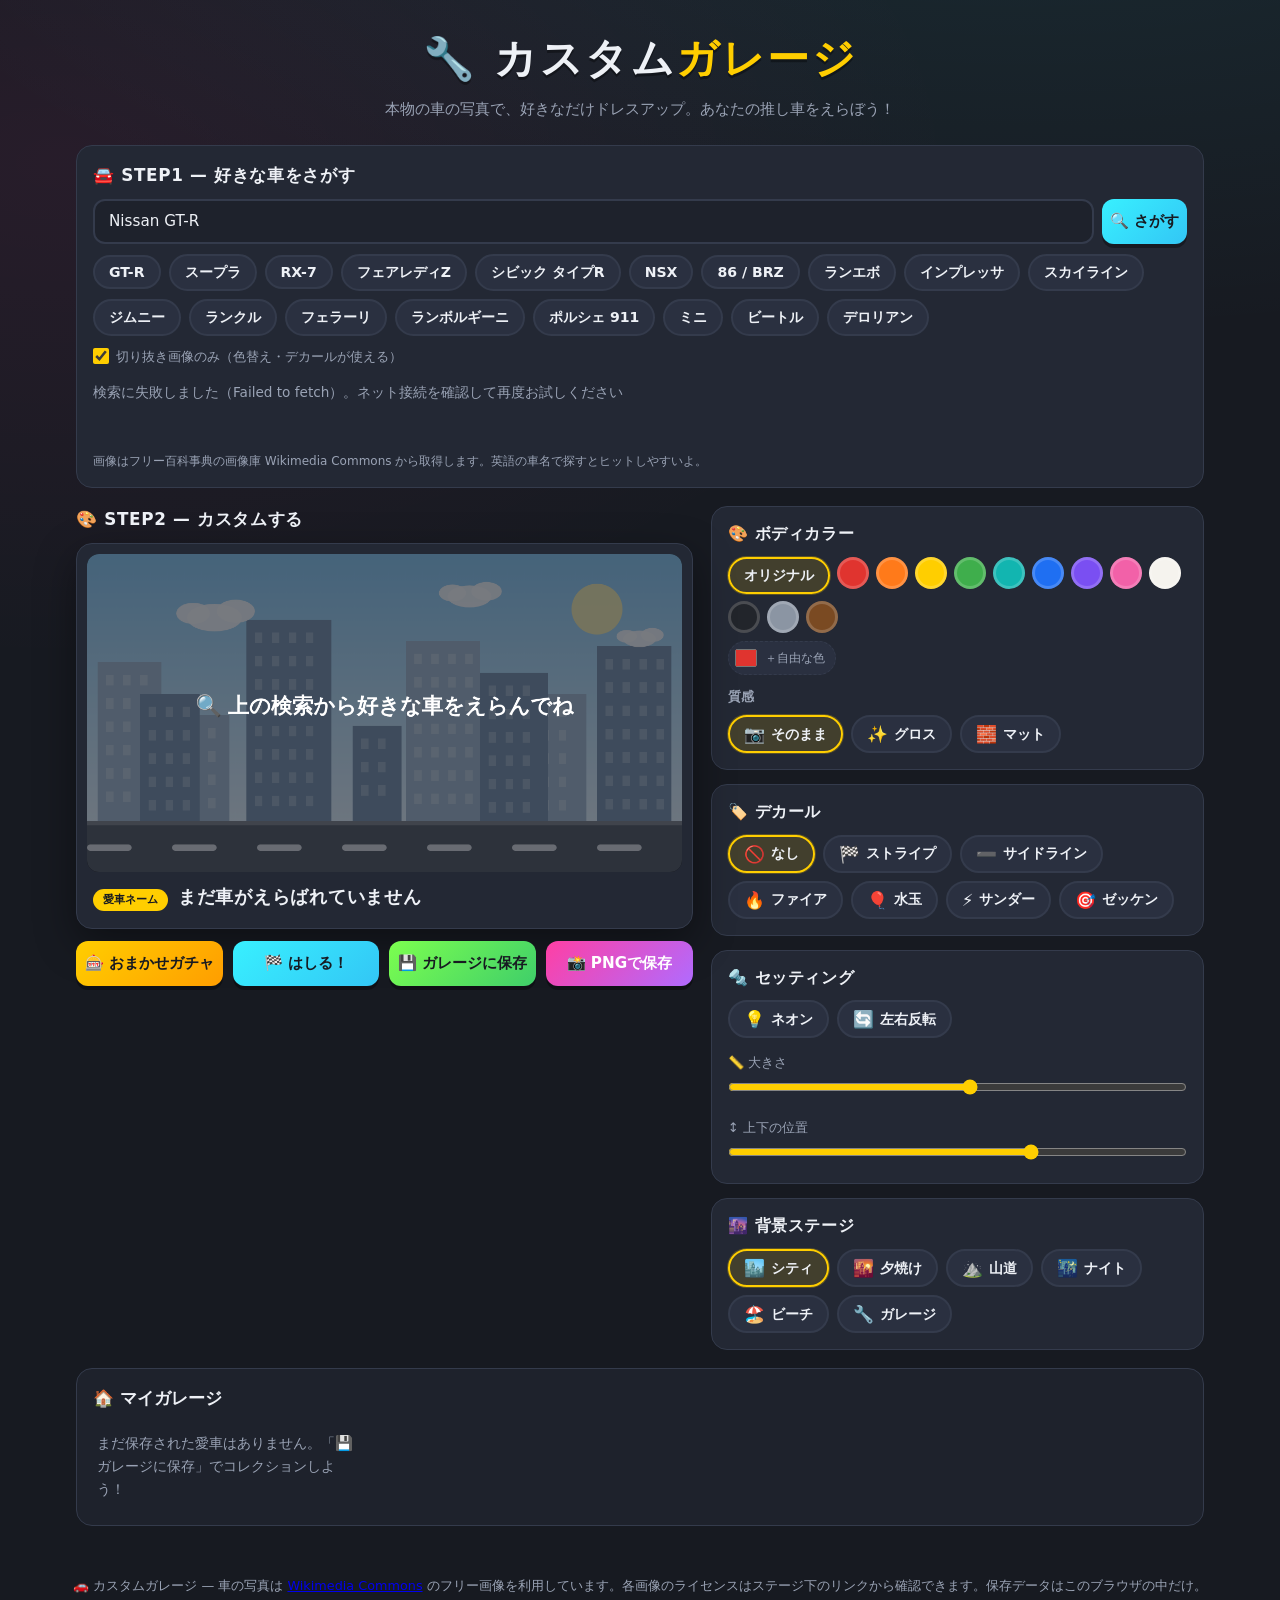
<file: index.html>
<!DOCTYPE html>
<html lang="ja">
<head>
  <meta charset="UTF-8">
  <meta name="viewport" content="width=device-width, initial-scale=1.0, viewport-fit=cover">
  <title>🚗 カスタムガレージ — 実車写真でドレスアップ！</title>
  <meta name="description" content="好きな実在の車を検索して選び、色替え・デカール・背景で自由にアレンジして遊べるサイト。">
  <link rel="icon" href="data:image/svg+xml,<svg xmlns='http://www.w3.org/2000/svg' viewBox='0 0 100 100'><text y='.9em' font-size='90'>🚗</text></svg>">
  <link rel="stylesheet" href="styles.css">
</head>
<body>

  <header class="site-header">
    <h1>🔧 カスタム<span>ガレージ</span></h1>
    <p class="tagline">本物の車の写真で、好きなだけドレスアップ。あなたの推し車をえらぼう！</p>
  </header>

  <main>
    <!-- 1. 車えらび -->
    <section class="picker-section" id="picker">
      <h2>🚘 STEP1 — 好きな車をさがす</h2>
      <form id="searchForm" class="search-form">
        <input type="search" id="searchInput" placeholder="車名で検索（例: Nissan GT-R / Toyota Supra）" autocomplete="off">
        <button type="submit" class="action-btn search-btn">🔍 さがす</button>
      </form>
      <div class="chip-row" id="quickChips"></div>
      <label class="png-toggle">
        <input type="checkbox" id="pngOnly" checked>
        切り抜き画像のみ（色替え・デカールが使える）
      </label>
      <div class="results" id="results">
        <p class="hint">🔍 さがしています…</p>
      </div>
      <p class="hint small">画像はフリー百科事典の画像庫 Wikimedia Commons から取得します。英語の車名で探すとヒットしやすいよ。</p>
    </section>

    <!-- 2. ステージ -->
    <section class="stage-section">
      <h2>🎨 STEP2 — カスタムする</h2>
      <div class="stage-wrap" id="stageWrap">
        <canvas class="stage" id="stage" width="1120" height="600"></canvas>
        <div class="name-plate">
          <span class="name-label">愛車ネーム</span>
          <strong id="carName">まだ車がえらばれていません</strong>
        </div>
        <p class="credit" id="credit"></p>
      </div>
      <div class="action-bar">
        <button type="button" id="gachaBtn" class="action-btn gacha">🎰 おまかせガチャ</button>
        <button type="button" id="driveBtn" class="action-btn drive">🏁 はしる！</button>
        <button type="button" id="saveBtn" class="action-btn save">💾 ガレージに保存</button>
        <button type="button" id="pngBtn" class="action-btn png">📸 PNGで保存</button>
      </div>
    </section>

    <!-- 3. コントロールパネル -->
    <section class="panel" id="controls">

      <div class="panel-block" id="paintBlock">
        <h2>🎨 ボディカラー</h2>
        <div class="swatch-row">
          <span id="paintSwatches" class="swatches"></span>
          <label class="picker-label" title="好きな色を選ぶ">
            <input type="color" id="paintPicker" value="#e0342f">
            <span>＋自由な色</span>
          </label>
        </div>
        <div class="slider-row" id="strengthRow">
          <label for="strengthRange">🖌️ 色のこさ</label>
          <input type="range" id="strengthRange" min="30" max="100" value="85">
        </div>
        <h3>質感</h3>
        <div class="chip-row" id="finishChips"></div>
      </div>

      <div class="panel-block" id="decalBlock">
        <h2>🏷️ デカール</h2>
        <div class="chip-row" id="decalChips"></div>
        <div class="swatch-row" id="accentRow">
          <span class="row-label">デカール色</span>
          <span id="accentSwatches" class="swatches"></span>
          <label class="picker-label" title="好きな色を選ぶ">
            <input type="color" id="accentPicker" value="#ffffff">
            <span>＋自由な色</span>
          </label>
        </div>
      </div>

      <div class="panel-block" id="partsBlock">
        <h2>🔩 セッティング</h2>
        <div class="chip-row">
          <button type="button" id="neonBtn" class="chip toggle"><span class="chip-emoji">💡</span>ネオン</button>
          <span id="glowSwatches" class="swatches"></span>
          <button type="button" id="flipBtn" class="chip toggle"><span class="chip-emoji">🔄</span>左右反転</button>
        </div>
        <div class="slider-row">
          <label for="scaleRange">📏 大きさ</label>
          <input type="range" id="scaleRange" min="55" max="140" value="100">
        </div>
        <div class="slider-row">
          <label for="liftRange">↕️ 上下の位置</label>
          <input type="range" id="liftRange" min="-40" max="20" value="0">
        </div>
      </div>

      <div class="panel-block" id="sceneBlock">
        <h2>🌆 背景ステージ</h2>
        <div class="chip-row" id="sceneChips"></div>
      </div>

    </section>

    <!-- 4. ギャラリー -->
    <section class="gallery-section">
      <h2>🏠 マイガレージ <span id="galleryCount" class="count"></span></h2>
      <div class="gallery" id="gallery"></div>
    </section>
  </main>

  <footer class="site-footer">
    <p>🚗 カスタムガレージ — 車の写真は <a href="https://commons.wikimedia.org/" target="_blank" rel="noopener">Wikimedia Commons</a> のフリー画像を利用しています。各画像のライセンスはステージ下のリンクから確認できます。保存データはこのブラウザの中だけ。</p>
  </footer>

  <div id="toast" class="toast" role="status"></div>

  <script src="scenes.js"></script>
  <script src="commons.js"></script>
  <script src="engine.js"></script>
  <script src="app.js"></script>
</body>
</html>
</file>
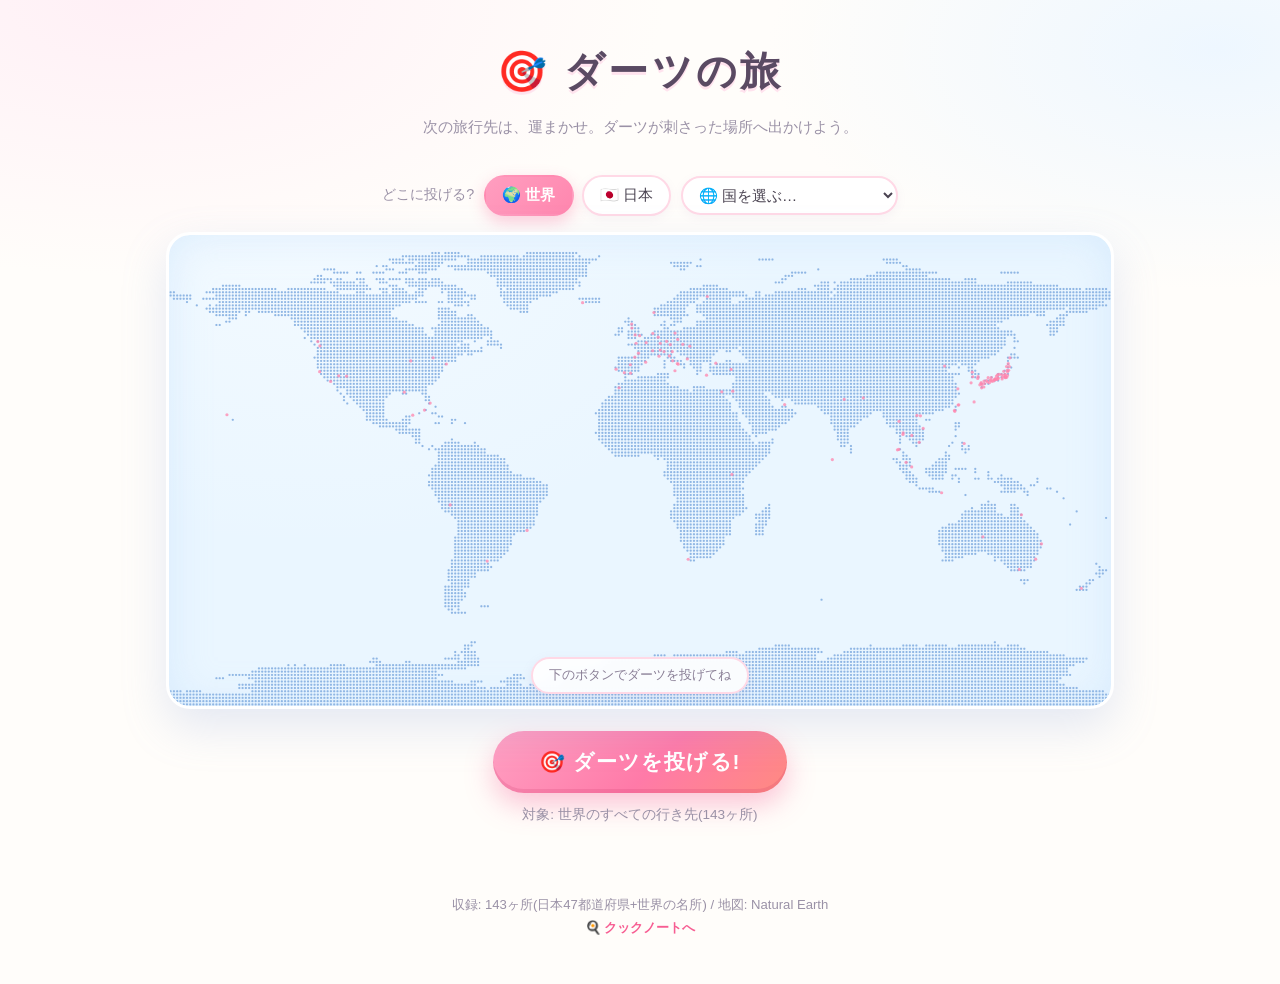
<file: darts/index.html>
<!DOCTYPE html>
<html lang="ja">
<head>
  <meta charset="UTF-8">
  <meta name="viewport" content="width=device-width, initial-scale=1.0, viewport-fit=cover">
  <title>ダーツの旅 🎯 — 行き先おまかせトラベルルーレット</title>
  <meta name="description" content="ダーツを投げて次の旅行先を決めよう。世界または好きな国から、ランダムに行き先と観光情報をお届けします。">
  <link rel="icon" href="data:image/svg+xml,<svg xmlns='http://www.w3.org/2000/svg' viewBox='0 0 100 100'><text y='.9em' font-size='90'>🎯</text></svg>">
  <link rel="stylesheet" href="styles.css">
</head>
<body>

<header class="hero">
  <h1>🎯 ダーツの旅</h1>
  <p>次の旅行先は、運まかせ。ダーツが刺さった場所へ出かけよう。</p>
</header>

<main>

  <!-- 範囲えらび -->
  <section class="scope-bar" aria-label="行き先の範囲">
    <span class="scope-label">どこに投げる?</span>
    <div class="scope-chips" id="scope-chips">
      <button class="chip on" data-scope="world">🌍 世界</button>
      <button class="chip" data-scope="日本">🇯🇵 日本</button>
    </div>
    <select id="country-select" aria-label="国を選ぶ">
      <option value="">🌐 国を選ぶ…</option>
    </select>
  </section>

  <!-- 地図 -->
  <section class="map-wrap" id="map-wrap">
    <canvas id="map"></canvas>
    <div id="dart" class="dart" hidden>
      <svg viewBox="0 0 64 64" width="64" height="64" aria-hidden="true">
        <g transform="rotate(45 32 32)">
          <rect x="30" y="6" width="4" height="30" rx="2" fill="#cfd8ea"/>
          <polygon points="32,0 26,10 38,10" fill="#f75d92"/>
          <polygon points="26,10 32,16 38,10 32,6" fill="#ff9ec0" opacity=".9"/>
          <rect x="29" y="34" width="6" height="14" rx="3" fill="#ffc46b"/>
          <polygon points="32,64 28,48 36,48" fill="#9aa7c4"/>
        </g>
      </svg>
    </div>
    <div class="map-hint" id="map-hint">下のボタンでダーツを投げてね</div>
  </section>

  <!-- 投げる -->
  <div class="throw-area">
    <button id="btn-throw" class="btn-throw">🎯 ダーツを投げる!</button>
    <p class="throw-scope-note" id="scope-note">対象: 世界のすべての行き先</p>
  </div>

  <!-- 結果カード -->
  <section id="result" class="result" hidden>
    <div class="card">
      <div class="card-head">
        <div class="card-emoji" id="r-emoji">📍</div>
        <div class="card-title">
          <p class="r-catch" id="r-catch"></p>
          <h2 id="r-name"></h2>
          <p class="r-where" id="r-where"></p>
        </div>
      </div>
      <p class="r-desc" id="r-desc"></p>
      <div class="r-grid">
        <div class="r-block">
          <h3>📸 観光名所</h3>
          <ul id="r-spots"></ul>
        </div>
        <div class="r-block">
          <h3>🍴 名物グルメ</h3>
          <ul id="r-food"></ul>
        </div>
        <div class="r-block">
          <h3>🗓️ ベストシーズン</h3>
          <p id="r-season"></p>
        </div>
        <div class="r-block">
          <h3>💡 旅のヒント</h3>
          <p id="r-tip"></p>
        </div>
      </div>
      <div class="r-actions">
        <a id="r-map-link" class="btn link" target="_blank" rel="noopener">🗺️ 地図で見る</a>
        <a id="r-search-link" class="btn link" target="_blank" rel="noopener">🔍 観光情報を調べる</a>
        <button id="btn-rethrow" class="btn accent">🎯 もう一回投げる</button>
      </div>
    </div>
  </section>

  <!-- 履歴 -->
  <section class="history" id="history-wrap" hidden>
    <h3>これまでの行き先</h3>
    <div class="history-chips" id="history"></div>
  </section>

</main>

<footer class="foot">
  <p>収録: <span id="stat-count"></span>ヶ所(日本47都道府県+世界の名所) / 地図: Natural Earth</p>
  <p><a href="../index.html">🍳 クックノートへ</a></p>
</footer>

<script src="landmask.js"></script>
<script src="destinations-jp.js"></script>
<script src="destinations-world.js"></script>
<script src="app.js"></script>
</body>
</html>
</file>
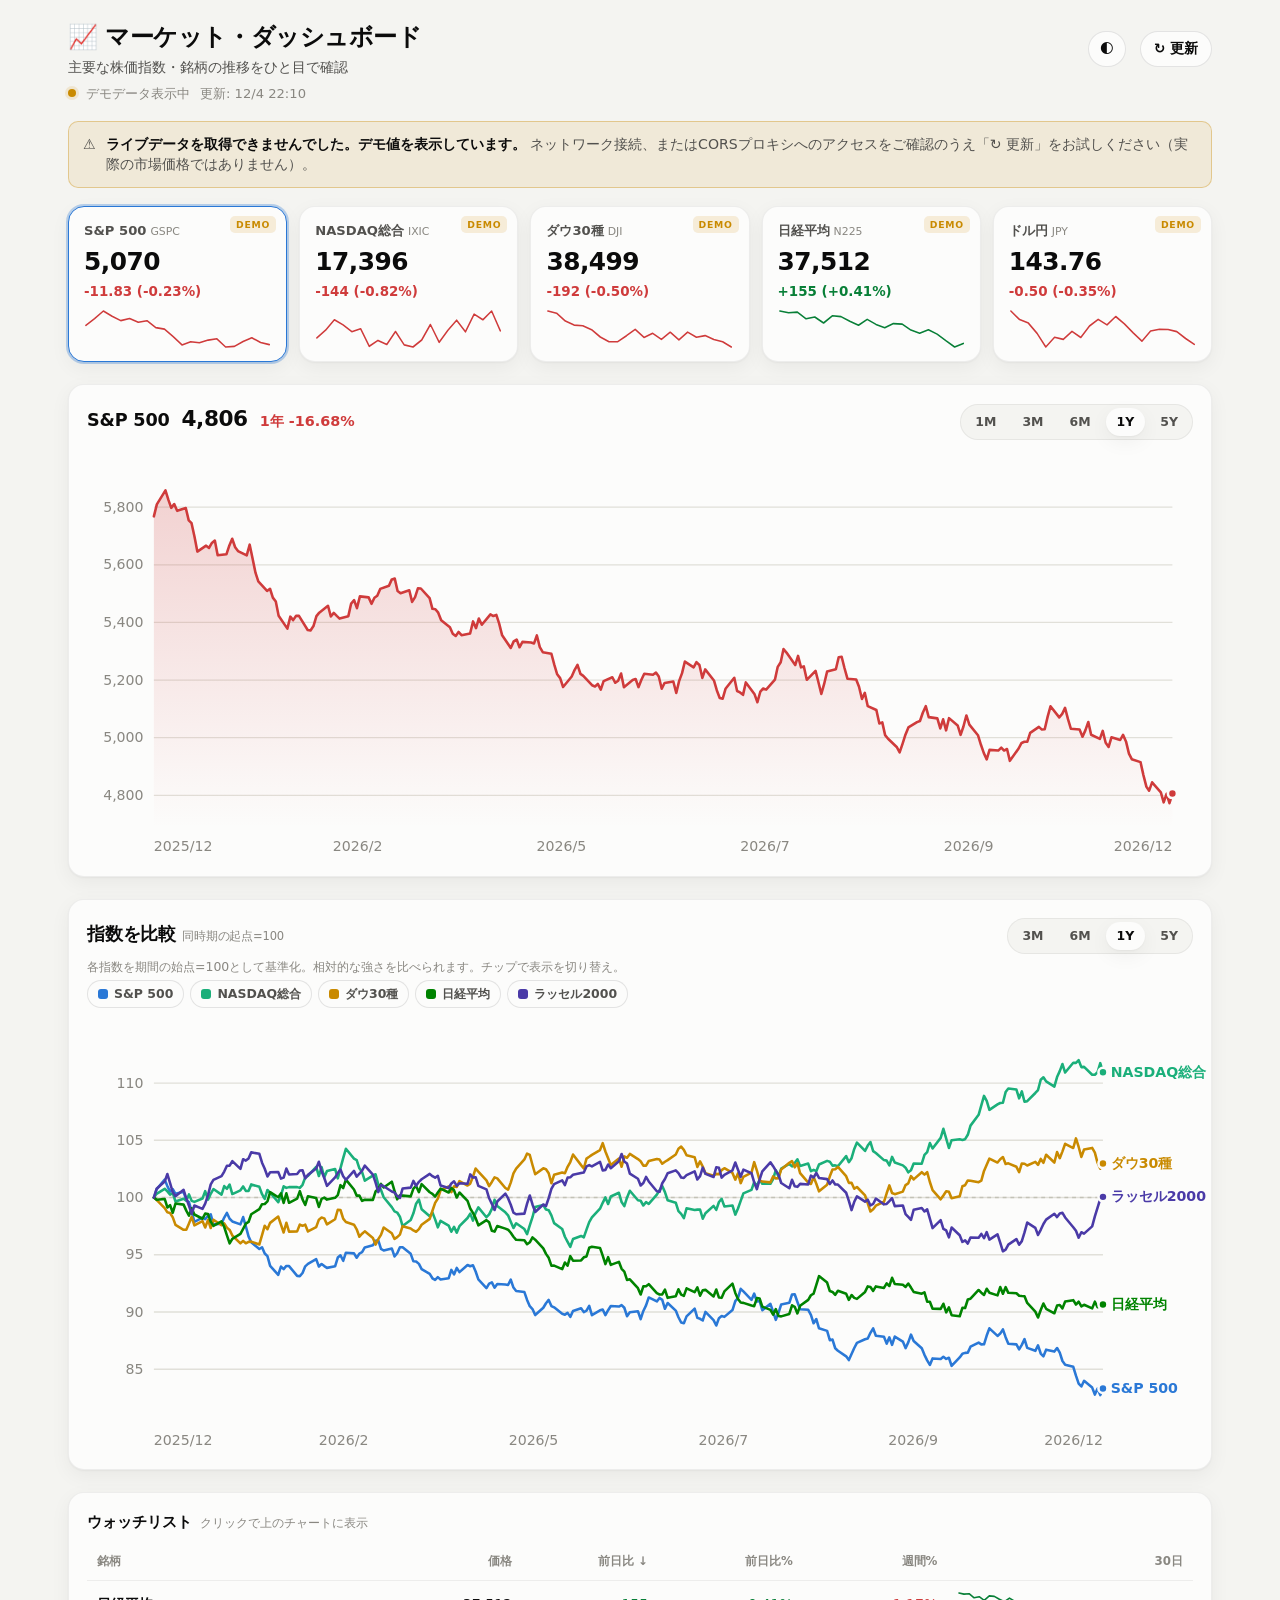
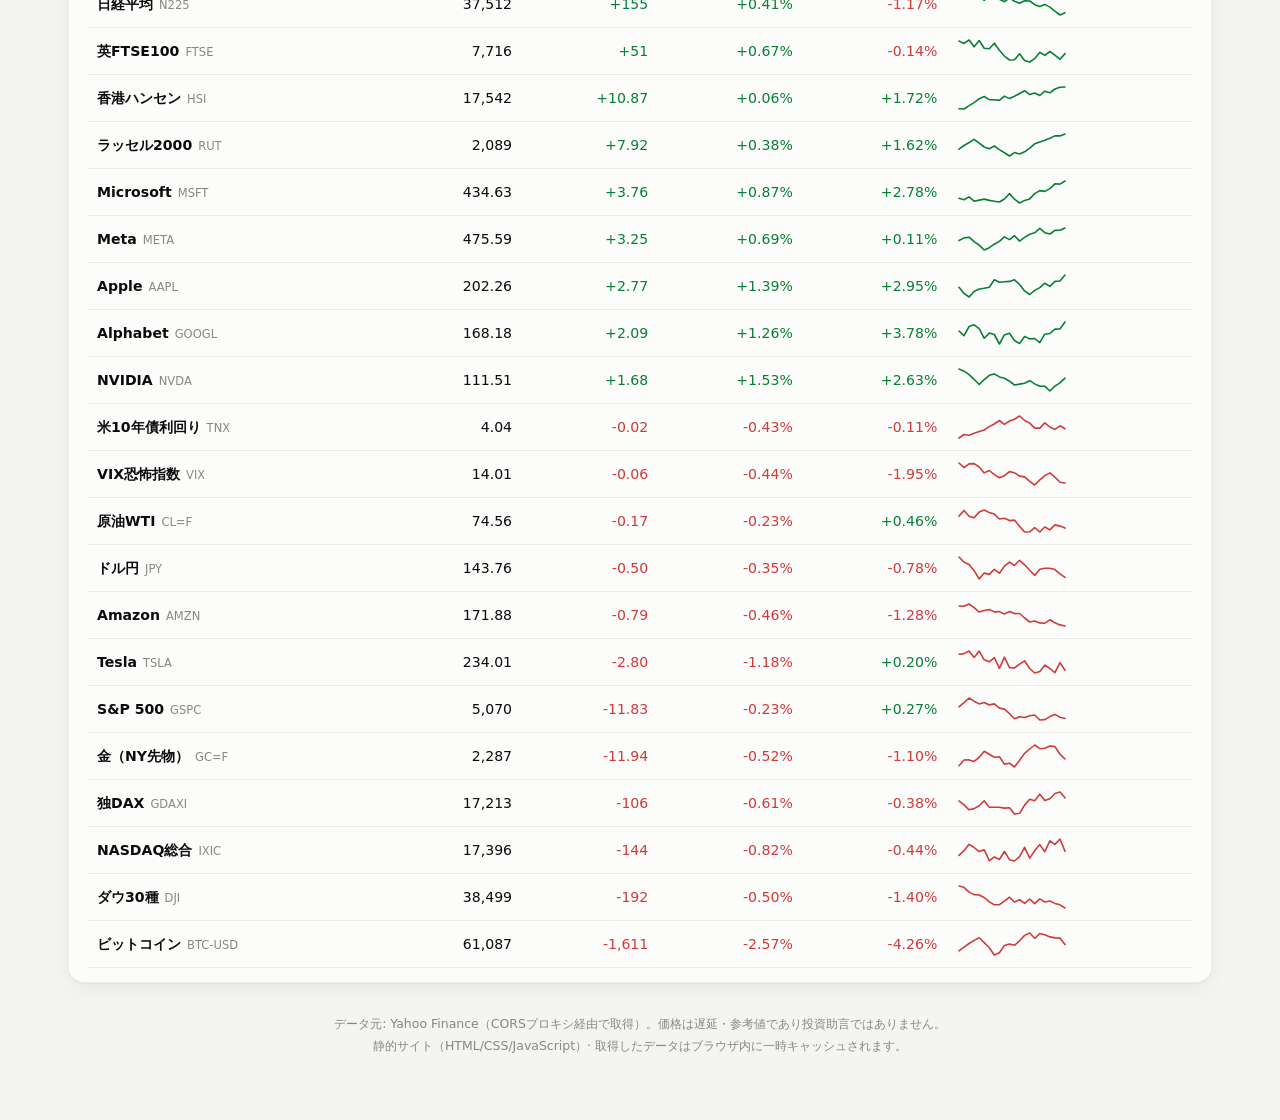
<file: market/index.html>
<!DOCTYPE html>
<html lang="ja">
<head>
  <meta charset="UTF-8">
  <meta name="viewport" content="width=device-width, initial-scale=1.0, viewport-fit=cover">
  <title>マーケット・ダッシュボード 📈 — 主要株価指数の推移</title>
  <meta name="description" content="S&P500・NASDAQ・日経平均など主要な株価指数と銘柄の推移をひと目で。">
  <link rel="icon" href="data:image/svg+xml,<svg xmlns='http://www.w3.org/2000/svg' viewBox='0 0 100 100'><text y='.9em' font-size='90'>📈</text></svg>">
  <link rel="stylesheet" href="styles.css">
</head>
<body>
<div class="wrap">

  <div class="top">
    <div>
      <h1>📈 マーケット・ダッシュボード</h1>
      <p class="sub">主要な株価指数・銘柄の推移をひと目で確認</p>
    </div>
    <div class="spacer"></div>
    <button class="btn icon" id="btn-theme" title="ライト / ダークを切り替え" aria-label="テーマ切り替え">🌓</button>
    <button class="btn" id="btn-refresh">↻ 更新</button>
  </div>

  <div class="status-line">
    <span class="dot" id="status-dot"></span>
    <span id="status-text">読み込み中…</span>
    <span id="status-updated"></span>
  </div>

  <div class="banner" id="banner">
    <span>⚠️</span>
    <span id="banner-text"></span>
  </div>

  <!-- 主要指標 KPI -->
  <section aria-label="主要指標">
    <div class="kpi-grid" id="kpi-grid"></div>
  </section>

  <!-- メインチャート -->
  <section class="panel" aria-label="価格チャート">
    <div class="panel-head">
      <h2 id="chart-name">S&amp;P 500</h2>
      <span class="cur-price" id="chart-price"></span>
      <span class="cur-chg" id="chart-chg"></span>
      <div class="spacer"></div>
      <div class="ranges" id="ranges" role="group" aria-label="期間">
        <button data-r="1mo">1M</button>
        <button data-r="3mo">3M</button>
        <button data-r="6mo">6M</button>
        <button data-r="1y" class="on">1Y</button>
        <button data-r="5y">5Y</button>
      </div>
    </div>
    <div class="chart-host" id="main-host">
      <div class="tt" id="main-tt"></div>
    </div>
  </section>

  <!-- 比較（指数化） -->
  <section class="panel" aria-label="指数比較">
    <div class="panel-head">
      <h2>指数を比較 <small style="font-weight:500;color:var(--muted);font-size:.72rem">同時期の起点=100</small></h2>
      <div class="spacer"></div>
      <div class="ranges" id="ranges-cmp" role="group" aria-label="比較期間">
        <button data-r="3mo">3M</button>
        <button data-r="6mo">6M</button>
        <button data-r="1y" class="on">1Y</button>
        <button data-r="5y">5Y</button>
      </div>
    </div>
    <p class="cmp-note">各指数を期間の始点=100として基準化。相対的な強さを比べられます。チップで表示を切り替え。</p>
    <div class="cmp-legend" id="cmp-legend"></div>
    <div class="chart-host" id="cmp-host">
      <div class="tt" id="cmp-tt"></div>
    </div>
  </section>

  <!-- ウォッチリスト -->
  <section class="panel" aria-label="ウォッチリスト">
    <h3 class="sec-title">ウォッチリスト <small>クリックで上のチャートに表示</small></h3>
    <div class="table-host">
      <table class="wl" id="wl-table">
        <thead>
          <tr>
            <th data-k="name">銘柄</th>
            <th data-k="price">価格</th>
            <th data-k="chg" class="sorted">前日比</th>
            <th data-k="pct">前日比%</th>
            <th data-k="w">週間%</th>
            <th data-k="spark">30日</th>
          </tr>
        </thead>
        <tbody id="wl-body"></tbody>
      </table>
    </div>
  </section>

  <footer>
    データ元: Yahoo Finance（CORSプロキシ経由で取得）。価格は遅延・参考値であり投資助言ではありません。<br>
    静的サイト（HTML/CSS/JavaScript）· 取得したデータはブラウザ内に一時キャッシュされます。
  </footer>

</div>

<script src="data.js"></script>
<script src="app.js"></script>
</body>
</html>
</file>
<file: styles.css>
/* =========================================================
 * styles.css — カスタムガレージ
 * ガレージ風ダークテーマ × ポップなネオンアクセント
 * ======================================================= */

:root {
  --bg: #171a21;
  --bg2: #1e222c;
  --card: #232834;
  --card2: #2a3040;
  --ink: #eef1f6;
  --sub: #9aa3b5;
  --line: #343b4c;
  --accent: #ffce00;
  --accent2: #38f0ff;
  --pink: #ff3fa4;
  --radius: 16px;
}

* { box-sizing: border-box; margin: 0; padding: 0; }

body {
  font-family: "Hiragino Kaku Gothic ProN", "Hiragino Sans", "Noto Sans JP", Meiryo, system-ui, sans-serif;
  background:
    radial-gradient(1200px 500px at 80% -10%, rgba(56, 240, 255, .08), transparent),
    radial-gradient(900px 500px at 5% 10%, rgba(255, 63, 164, .07), transparent),
    var(--bg);
  color: var(--ink);
  line-height: 1.6;
  min-height: 100vh;
}

/* ---------- ヘッダー ---------- */
.site-header {
  text-align: center;
  padding: 26px 16px 10px;
}
.site-header h1 {
  font-size: clamp(1.7rem, 4.5vw, 2.6rem);
  letter-spacing: .06em;
  text-shadow: 0 3px 0 rgba(0, 0, 0, .35);
}
.site-header h1 span { color: var(--accent); }
.tagline { color: var(--sub); font-size: .95rem; margin-top: 4px; }

/* ---------- レイアウト ---------- */
main {
  max-width: 1160px;
  margin: 0 auto;
  padding: 14px 16px 40px;
  display: grid;
  grid-template-columns: minmax(0, 1.25fr) minmax(320px, 1fr);
  gap: 18px;
  align-items: start;
}
.picker-section, .gallery-section { grid-column: 1 / -1; }
.stage-section { position: sticky; top: 14px; }

@media (max-width: 900px) {
  main { grid-template-columns: 1fr; }
  .stage-section { position: static; }
}

/* ---------- 車えらび（検索） ---------- */
.picker-section {
  background: var(--card);
  border: 1px solid var(--line);
  border-radius: var(--radius);
  padding: 16px;
}
.picker-section h2, .stage-section h2 {
  font-size: 1.05rem;
  margin-bottom: 10px;
  letter-spacing: .04em;
}
.search-form {
  display: flex;
  gap: 8px;
  margin-bottom: 10px;
}
.search-form input[type="search"] {
  flex: 1;
  min-width: 0;
  background: var(--bg2);
  border: 2px solid var(--line);
  border-radius: 12px;
  color: var(--ink);
  font-family: inherit;
  font-size: .95rem;
  padding: 10px 14px;
}
.search-form input[type="search"]:focus {
  outline: none;
  border-color: var(--accent2);
}
.search-btn {
  background: linear-gradient(135deg, #38f0ff, #33c6f5);
  flex-shrink: 0;
}
.png-toggle {
  display: inline-flex;
  align-items: center;
  gap: 7px;
  font-size: .82rem;
  color: var(--sub);
  margin: 10px 0 4px;
  cursor: pointer;
}
.png-toggle input { accent-color: var(--accent); width: 16px; height: 16px; }
.results {
  display: grid;
  grid-template-columns: repeat(auto-fill, minmax(150px, 1fr));
  gap: 10px;
  margin-top: 10px;
  min-height: 60px;
}
.result-card {
  background: var(--card2);
  border: 2px solid var(--line);
  border-radius: 12px;
  padding: 0 0 6px;
  cursor: pointer;
  overflow: hidden;
  font-family: inherit;
  color: var(--ink);
  transition: border-color .15s, transform .1s;
  text-align: left;
}
.result-card:hover { border-color: var(--accent); transform: translateY(-2px); }
.result-thumb {
  display: block;
  aspect-ratio: 16 / 10;
  background:
    repeating-conic-gradient(rgba(255,255,255,.06) 0% 25%, transparent 0% 50%) 0 0 / 18px 18px,
    var(--bg2);
}
.result-thumb img {
  width: 100%;
  height: 100%;
  object-fit: contain;
  display: block;
}
.result-name {
  display: block;
  font-size: .72rem;
  font-weight: 600;
  padding: 6px 8px 0;
  overflow: hidden;
  text-overflow: ellipsis;
  white-space: nowrap;
}
.hint { color: var(--sub); font-size: .85rem; grid-column: 1 / -1; }
.hint.small { font-size: .75rem; margin-top: 10px; }

.credit {
  font-size: .72rem;
  color: var(--sub);
  padding: 4px 6px 0;
}
.credit a { color: var(--accent2); }

.panel-block.disabled { opacity: .38; pointer-events: none; }
.small-chip { padding: 5px 12px; font-size: .8rem; }

/* ---------- ステージ ---------- */
.stage-wrap {
  background: var(--card);
  border: 1px solid var(--line);
  border-radius: var(--radius);
  padding: 10px;
  box-shadow: 0 14px 40px rgba(0, 0, 0, .4);
}
.stage {
  border-radius: 12px;
  overflow: hidden;
  display: block;
  width: 100%;
  height: auto;
  aspect-ratio: 1120 / 600;
  background: #0d0f14;
}

.stage-wrap.shake { animation: shake .45s ease; }
@keyframes shake {
  0%, 100% { transform: rotate(0); }
  20% { transform: rotate(-1.2deg) scale(.99); }
  45% { transform: rotate(1.1deg); }
  70% { transform: rotate(-.6deg) scale(1.01); }
}

.name-plate {
  display: flex;
  align-items: baseline;
  gap: 10px;
  padding: 10px 6px 2px;
}
.name-label {
  font-size: .7rem;
  color: var(--bg);
  background: var(--accent);
  border-radius: 999px;
  padding: 2px 10px;
  font-weight: 700;
  white-space: nowrap;
}
.name-plate strong { font-size: 1.15rem; letter-spacing: .04em; }

/* ---------- アクションバー ---------- */
.action-bar {
  display: grid;
  grid-template-columns: repeat(auto-fit, minmax(140px, 1fr));
  gap: 10px;
  margin-top: 12px;
}
.action-btn {
  border: none;
  border-radius: 12px;
  padding: 12px 8px;
  font-size: .95rem;
  font-weight: 700;
  font-family: inherit;
  cursor: pointer;
  color: #171a21;
  box-shadow: 0 4px 0 rgba(0, 0, 0, .35);
  transition: transform .08s, filter .15s;
}
.action-btn:hover { filter: brightness(1.08); }
.action-btn:active { transform: translateY(3px); box-shadow: 0 1px 0 rgba(0, 0, 0, .35); }
.action-btn.gacha { background: linear-gradient(135deg, #ffce00, #ff9d00); }
.action-btn.drive { background: linear-gradient(135deg, #38f0ff, #33c6f5); }
.action-btn.drive.on { background: linear-gradient(135deg, #ff6d6d, #ff4141); color: #fff; }
.action-btn.save { background: linear-gradient(135deg, #7cff4f, #3fce6a); }
.action-btn.png { background: linear-gradient(135deg, #ff3fa4, #b06bff); color: #fff; }

/* ---------- パネル ---------- */
.panel { display: flex; flex-direction: column; gap: 14px; }

.panel-block {
  background: var(--card);
  border: 1px solid var(--line);
  border-radius: var(--radius);
  padding: 14px 16px 16px;
}
.panel-block h2 {
  font-size: 1rem;
  margin-bottom: 10px;
  letter-spacing: .04em;
}
.panel-block h3 {
  font-size: .8rem;
  color: var(--sub);
  margin: 12px 0 8px;
}

.chip-row {
  display: flex;
  flex-wrap: wrap;
  gap: 8px;
  align-items: center;
}
.chip {
  display: inline-flex;
  align-items: center;
  gap: 6px;
  background: var(--card2);
  color: var(--ink);
  border: 2px solid var(--line);
  border-radius: 999px;
  padding: 7px 14px;
  font-size: .88rem;
  font-family: inherit;
  font-weight: 600;
  cursor: pointer;
  transition: border-color .15s, background .15s, transform .08s;
}
.chip:hover { border-color: var(--accent2); transform: translateY(-1px); }
.chip.active, .chip.on {
  border-color: var(--accent);
  background: rgba(255, 206, 0, .14);
  box-shadow: 0 0 0 1px rgba(255, 206, 0, .25);
}
.chip-emoji { font-size: 1.05rem; }

/* ---------- スウォッチ ---------- */
.swatch-row {
  display: flex;
  flex-wrap: wrap;
  align-items: center;
  gap: 8px;
  margin-top: 10px;
}
.row-label { font-size: .78rem; color: var(--sub); margin-right: 2px; }
.swatches { display: inline-flex; flex-wrap: wrap; gap: 7px; }
.swatch {
  width: 32px;
  height: 32px;
  border-radius: 50%;
  border: 3px solid rgba(255, 255, 255, .18);
  background: var(--c);
  cursor: pointer;
  transition: transform .1s, border-color .15s;
}
.swatch.small { width: 25px; height: 25px; }
.swatch:hover { transform: scale(1.14); }
.swatch.active {
  border-color: #fff;
  box-shadow: 0 0 0 3px var(--accent2), 0 0 12px var(--accent2);
}

.picker-label {
  display: inline-flex;
  align-items: center;
  gap: 6px;
  font-size: .78rem;
  color: var(--sub);
  cursor: pointer;
  background: var(--card2);
  border: 1px dashed var(--line);
  border-radius: 999px;
  padding: 3px 10px 3px 4px;
}
.picker-label input[type="color"] {
  width: 26px;
  height: 26px;
  border: none;
  border-radius: 50%;
  padding: 0;
  background: none;
  cursor: pointer;
}

/* ---------- スライダー ---------- */
.slider-row { margin-top: 14px; }
.slider-row label {
  display: block;
  font-size: .82rem;
  color: var(--sub);
  margin-bottom: 4px;
}
.slider-row input[type="range"] {
  width: 100%;
  accent-color: var(--accent);
  cursor: pointer;
}

/* ---------- ギャラリー ---------- */
.gallery-section {
  background: var(--bg2);
  border: 1px solid var(--line);
  border-radius: var(--radius);
  padding: 16px;
}
.gallery-section h2 { font-size: 1.05rem; margin-bottom: 12px; }
.count {
  font-size: .75rem;
  color: var(--bg);
  background: var(--accent2);
  border-radius: 999px;
  padding: 2px 10px;
  vertical-align: middle;
  font-weight: 700;
}
.gallery {
  display: grid;
  grid-template-columns: repeat(auto-fill, minmax(210px, 1fr));
  gap: 12px;
}
.empty { color: var(--sub); font-size: .9rem; padding: 8px 4px; }

.garage-card {
  background: var(--card);
  border: 1px solid var(--line);
  border-radius: 12px;
  overflow: hidden;
  transition: transform .12s, box-shadow .12s;
}
.garage-card:hover {
  transform: translateY(-3px);
  box-shadow: 0 10px 24px rgba(0, 0, 0, .35);
}
.thumb { aspect-ratio: 560 / 300; }
.thumb svg { display: block; }
.garage-meta {
  display: flex;
  justify-content: space-between;
  align-items: center;
  gap: 6px;
  padding: 8px 10px;
}
.garage-name {
  font-size: .8rem;
  font-weight: 700;
  overflow: hidden;
  text-overflow: ellipsis;
  white-space: nowrap;
}
.garage-actions { display: inline-flex; gap: 6px; flex-shrink: 0; }
.mini-btn {
  border: none;
  border-radius: 8px;
  font-family: inherit;
  font-size: .75rem;
  font-weight: 700;
  padding: 4px 10px;
  cursor: pointer;
  background: var(--accent2);
  color: #12222a;
}
.mini-btn.del { background: var(--card2); color: var(--sub); }
.mini-btn:hover { filter: brightness(1.12); }

/* ---------- フッター・トースト ---------- */
.site-footer {
  text-align: center;
  color: var(--sub);
  font-size: .8rem;
  padding: 10px 16px 34px;
}

.toast {
  position: fixed;
  left: 50%;
  bottom: 26px;
  transform: translate(-50%, 20px);
  background: #f4f6fa;
  color: #1b1f28;
  font-weight: 700;
  font-size: .88rem;
  padding: 11px 22px;
  border-radius: 999px;
  box-shadow: 0 10px 30px rgba(0, 0, 0, .45);
  opacity: 0;
  pointer-events: none;
  transition: opacity .25s, transform .25s;
  max-width: min(92vw, 480px);
  text-align: center;
  z-index: 50;
}
.toast.show { opacity: 1; transform: translate(-50%, 0); }
</file>
<file: darts/styles.css>
/* ダーツの旅 — スタイル(白×パステルのかわいいテーマ) */
* { margin: 0; padding: 0; box-sizing: border-box; }

:root {
  --bg: #fffdfa;
  --panel: #ffffff;
  --panel2: #fff6f9;
  --line: #ffd9e6;
  --line2: #ffe9f1;
  --text: #4a4351;
  --muted: #9a91a6;
  --accent: #ff86ae;      /* メインピンク */
  --accent-deep: #f75d92;
  --coral: #ff8a80;
  --sun: #ffc46b;
  --sky: #7fc8f5;
  --sea: #eaf6ff;
  --shadow: 0 10px 30px rgba(247, 93, 146, .12);
}

html { -webkit-text-size-adjust: 100%; }

body {
  font-family: "Hiragino Maru Gothic ProN", "Hiragino Kaku Gothic ProN", "Yu Gothic UI", "Noto Sans JP", "Segoe UI", sans-serif;
  background:
    radial-gradient(60% 40% at 10% 0%, #fff0f6 0%, transparent 70%),
    radial-gradient(50% 35% at 95% 5%, #eef7ff 0%, transparent 70%),
    var(--bg);
  min-height: 100vh;
  color: var(--text);
  line-height: 1.75;
}

.hero { text-align: center; padding: 36px 16px 8px; }
.hero h1 {
  font-size: clamp(1.8rem, 5vw, 2.5rem);
  letter-spacing: .08em;
  color: #5a4a63;
  text-shadow: 0 3px 0 #ffe3ee;
}
.hero p { color: var(--muted); margin-top: 8px; font-size: .95rem; }

main { max-width: 980px; margin: 0 auto; padding: 12px 16px 40px; }

/* ---- 範囲えらび ---- */
.scope-bar {
  display: flex; flex-wrap: wrap; align-items: center; justify-content: center;
  gap: 10px; margin: 14px 0 16px;
}
.scope-label { color: var(--muted); font-size: .9rem; }
.scope-chips { display: flex; gap: 8px; flex-wrap: wrap; justify-content: center; }
.chip {
  border: 2px solid var(--line); background: var(--panel); color: var(--text);
  padding: 8px 16px; border-radius: 999px; font-size: .95rem; cursor: pointer;
  transition: transform .12s, background .15s, border-color .15s;
  box-shadow: 0 3px 10px rgba(160, 130, 180, .08);
}
.chip:hover { transform: translateY(-1px); border-color: var(--accent); }
.chip.on {
  background: linear-gradient(135deg, #ff9ec0, #ff86ae);
  border-color: transparent; color: #fff; font-weight: 700;
  box-shadow: 0 6px 16px rgba(247, 93, 146, .3);
}
#country-select {
  border: 2px solid var(--line); background: var(--panel); color: var(--text);
  padding: 8px 12px; border-radius: 999px; font-size: .95rem; cursor: pointer;
  max-width: 220px; box-shadow: 0 3px 10px rgba(160, 130, 180, .08);
}
#country-select.on {
  background: linear-gradient(135deg, #ff9ec0, #ff86ae);
  color: #fff; font-weight: 700; border-color: transparent;
}

/* ---- 地図 ---- */
.map-wrap {
  position: relative; border-radius: 24px; overflow: hidden;
  border: 3px solid #fff;
  background:
    radial-gradient(90% 120% at 15% 0%, #f3faff 0%, transparent 55%),
    var(--sea);
  box-shadow: 0 18px 45px rgba(130, 160, 220, .22), inset 0 0 40px rgba(180, 215, 250, .35);
}
.map-wrap.shake { animation: shake .35s; }
@keyframes shake {
  0%, 100% { transform: translate(0, 0); }
  20% { transform: translate(-5px, 3px); }
  40% { transform: translate(4px, -3px); }
  60% { transform: translate(-3px, 2px); }
  80% { transform: translate(2px, -1px); }
}
#map { display: block; width: 100%; height: auto; }

.dart {
  position: absolute; width: 64px; height: 64px; z-index: 5;
  pointer-events: none; filter: drop-shadow(0 6px 8px rgba(120, 90, 140, .35));
  transform-origin: 32px 32px;
}
.map-hint {
  position: absolute; left: 50%; bottom: 12px; transform: translateX(-50%);
  background: rgba(255, 255, 255, .9); border: 2px solid var(--line);
  color: #8a7f96; font-size: .82rem; padding: 5px 16px; border-radius: 999px;
  backdrop-filter: blur(4px); white-space: nowrap; transition: opacity .3s;
  box-shadow: 0 4px 12px rgba(160, 130, 180, .12);
}
.map-hint.hide { opacity: 0; }

/* ---- 投げるボタン ---- */
.throw-area { text-align: center; margin: 22px 0 8px; }
.btn-throw {
  font-size: clamp(1.05rem, 3vw, 1.3rem); font-weight: 800; letter-spacing: .05em;
  color: #fff; background: linear-gradient(135deg, #ffa1c3, #ff7aa8 55%, #ff8a80);
  border: none; border-radius: 999px; padding: 17px 46px; cursor: pointer;
  box-shadow: 0 12px 28px rgba(247, 93, 146, .35), inset 0 -4px 0 rgba(200, 50, 100, .18);
  transition: transform .12s, box-shadow .2s, filter .2s;
}
.btn-throw:hover { transform: translateY(-2px) scale(1.02); box-shadow: 0 16px 34px rgba(247, 93, 146, .45), inset 0 -4px 0 rgba(200, 50, 100, .18); }
.btn-throw:active { transform: translateY(1px); }
.btn-throw:disabled { filter: grayscale(.5) opacity(.6); cursor: wait; transform: none; }
.btn-throw.stop {
  background: linear-gradient(135deg, #8ed0ff, #5aabf5 55%, #7f9cf5);
  box-shadow: 0 12px 28px rgba(90, 171, 245, .4), inset 0 -4px 0 rgba(40, 90, 170, .18);
  animation: stop-pulse 1s ease-in-out infinite;
}
@keyframes stop-pulse {
  0%, 100% { transform: scale(1); }
  50% { transform: scale(1.05); }
}
@media (prefers-reduced-motion: reduce) {
  .btn-throw.stop { animation: none; }
}
.throw-scope-note { color: var(--muted); font-size: .85rem; margin-top: 10px; }

/* ---- 結果カード ---- */
.result { margin-top: 28px; }
.card {
  background: var(--panel);
  border: 2px solid var(--line2); border-radius: 26px; padding: 28px 28px 24px;
  box-shadow: 0 22px 50px rgba(180, 140, 200, .16);
  animation: pop-in .5s cubic-bezier(.2, .9, .3, 1.2);
}
@keyframes pop-in {
  from { opacity: 0; transform: translateY(24px) scale(.97); }
  to   { opacity: 1; transform: translateY(0) scale(1); }
}
.card-head { display: flex; gap: 16px; align-items: center; margin-bottom: 12px; }
.card-emoji {
  font-size: 2.6rem; width: 78px; height: 78px; flex: none;
  display: grid; place-items: center;
  background: linear-gradient(145deg, #fff0f6, #ffe4ef);
  border: 2px solid var(--line); border-radius: 24px;
}
.r-catch { color: var(--accent-deep); font-size: .9rem; font-weight: 700; letter-spacing: .05em; }
.card-title h2 { font-size: clamp(1.5rem, 4.5vw, 2.1rem); line-height: 1.3; color: #524760; }
.r-where { color: var(--muted); font-size: .9rem; }
.r-desc { margin: 8px 0 18px; }

.r-grid { display: grid; grid-template-columns: 1fr 1fr; gap: 14px; }
.r-block {
  background: var(--panel2); border: 2px solid var(--line2);
  border-radius: 18px; padding: 14px 18px;
}
.r-block h3 { font-size: .92rem; color: var(--accent-deep); margin-bottom: 6px; }
.r-block ul { list-style: none; }
.r-block li { padding-left: 1.2em; position: relative; font-size: .95rem; }
.r-block li::before { content: "♡"; position: absolute; left: 0; color: #ffb3cd; font-size: .85em; top: .15em; }
.r-block p { font-size: .95rem; }

.r-actions { display: flex; flex-wrap: wrap; gap: 10px; margin-top: 20px; }
.btn {
  display: inline-block; border-radius: 999px; padding: 10px 22px; font-size: .95rem;
  cursor: pointer; text-decoration: none; text-align: center;
  border: 2px solid var(--line); background: var(--panel); color: var(--text);
  transition: transform .12s, border-color .15s;
  box-shadow: 0 3px 10px rgba(160, 130, 180, .08);
}
.btn:hover { transform: translateY(-1px); border-color: var(--accent); }
.btn.accent {
  background: linear-gradient(135deg, #ffa1c3, #ff7aa8); color: #fff;
  border-color: transparent; font-weight: 700; margin-left: auto;
  box-shadow: 0 6px 16px rgba(247, 93, 146, .3);
}

/* ---- 履歴 ---- */
.history { margin-top: 28px; }
.history h3 { font-size: .95rem; color: var(--muted); margin-bottom: 10px; }
.history-chips { display: flex; flex-wrap: wrap; gap: 8px; }
.history-chips .chip { font-size: .88rem; padding: 6px 14px; }

.foot { text-align: center; color: var(--muted); font-size: .82rem; padding: 20px 16px 44px; }
.foot a { color: var(--accent-deep); text-decoration: none; font-weight: 600; }

@media (max-width: 640px) {
  .r-grid { grid-template-columns: 1fr; }
  .card { padding: 22px 18px; }
  .r-actions { flex-direction: column; }
  .r-actions .btn { width: 100%; }
  .btn.accent { margin-left: 0; }
}
</file>
<file: market/styles.css>
/* ===== マーケット・ダッシュボード スタイル =====
   配色は dataviz スキルの検証済みパレット（categorical / status）に準拠 */

:root {
  color-scheme: light dark;

  /* 面・インク */
  --surface-1: #fcfcfb;      /* カード面 */
  --surface-2: #ffffff;      /* 前面（入力など） */
  --plane:     #f4f4f1;      /* ページ背景 */
  --ink:       #0b0b0b;
  --ink-2:     #52514e;
  --muted:     #898781;
  --grid:      #e1e0d9;
  --axis:      #c3c2b7;
  --border:    rgba(11,11,11,0.10);
  --border-2:  rgba(11,11,11,0.06);

  /* 上げ / 下げ（グリーン=上げ, レッド=下げ） */
  --up:   #087f37;
  --up-bg:  rgba(8,127,55,0.10);
  --down: #cf3b3b;
  --down-bg: rgba(207,59,59,0.10);
  --flat: #898781;

  /* 分類カラー（比較チャート用・固定順） */
  --s1:#2a78d6; --s2:#1baf7a; --s3:#c98a00; --s4:#008300;
  --s5:#4a3aa7; --s6:#e34948; --s7:#c85c94; --s8:#eb6834;

  --radius: 16px;
  --radius-sm: 10px;
  --shadow: 0 1px 2px rgba(11,11,11,.04), 0 6px 20px rgba(11,11,11,.05);
  --font: system-ui, -apple-system, "Segoe UI", "Hiragino Kaku Gothic ProN", "Noto Sans JP", sans-serif;
}

@media (prefers-color-scheme: dark) {
  :root {
    --surface-1: #1a1a19;
    --surface-2: #232321;
    --plane:     #0d0d0d;
    --ink:       #ffffff;
    --ink-2:     #c3c2b7;
    --muted:     #918f88;
    --grid:      #2c2c2a;
    --axis:      #383835;
    --border:    rgba(255,255,255,0.12);
    --border-2:  rgba(255,255,255,0.06);

    --up:   #1fb457; --up-bg: rgba(31,180,87,0.14);
    --down: #e66767; --down-bg: rgba(230,103,103,0.14);
    --flat: #918f88;

    --s1:#3987e5; --s2:#199e70; --s3:#c98500; --s4:#00a300;
    --s5:#9085e9; --s6:#e66767; --s7:#d55181; --s8:#d95926;
    --shadow: 0 1px 2px rgba(0,0,0,.3), 0 8px 24px rgba(0,0,0,.35);
  }
}

/* data-theme が付いたら OS 設定に勝つ（両方向） */
:root[data-theme="light"] {
  color-scheme: light;
  --surface-1:#fcfcfb; --surface-2:#ffffff; --plane:#f4f4f1;
  --ink:#0b0b0b; --ink-2:#52514e; --muted:#898781; --grid:#e1e0d9; --axis:#c3c2b7;
  --border:rgba(11,11,11,0.10); --border-2:rgba(11,11,11,0.06);
  --up:#087f37; --up-bg:rgba(8,127,55,0.10); --down:#cf3b3b; --down-bg:rgba(207,59,59,0.10); --flat:#898781;
  --s1:#2a78d6; --s2:#1baf7a; --s3:#c98a00; --s4:#008300; --s5:#4a3aa7; --s6:#e34948; --s7:#c85c94; --s8:#eb6834;
  --shadow:0 1px 2px rgba(11,11,11,.04), 0 6px 20px rgba(11,11,11,.05);
}
:root[data-theme="dark"] {
  color-scheme: dark;
  --surface-1:#1a1a19; --surface-2:#232321; --plane:#0d0d0d;
  --ink:#ffffff; --ink-2:#c3c2b7; --muted:#918f88; --grid:#2c2c2a; --axis:#383835;
  --border:rgba(255,255,255,0.12); --border-2:rgba(255,255,255,0.06);
  --up:#1fb457; --up-bg:rgba(31,180,87,0.14); --down:#e66767; --down-bg:rgba(230,103,103,0.14); --flat:#918f88;
  --s1:#3987e5; --s2:#199e70; --s3:#c98500; --s4:#00a300; --s5:#9085e9; --s6:#e66767; --s7:#d55181; --s8:#d95926;
  --shadow:0 1px 2px rgba(0,0,0,.3), 0 8px 24px rgba(0,0,0,.35);
}

* { box-sizing: border-box; }
html, body { margin: 0; padding: 0; }
body {
  font-family: var(--font);
  background: var(--plane);
  color: var(--ink);
  -webkit-font-smoothing: antialiased;
  line-height: 1.45;
}

.wrap { max-width: 1180px; margin: 0 auto; padding: 20px 18px 64px; }

/* ---- ヘッダー ---- */
.top {
  display: flex; align-items: center; gap: 14px;
  flex-wrap: wrap; margin-bottom: 6px;
}
.top h1 { font-size: 1.5rem; margin: 0; letter-spacing: -.02em; font-weight: 750; }
.top .sub { color: var(--ink-2); font-size: .9rem; margin: 2px 0 0; }
.top .spacer { flex: 1; }

.status-line {
  display: flex; align-items: center; gap: 10px; flex-wrap: wrap;
  font-size: .82rem; color: var(--muted); margin: 4px 0 18px;
}
.dot { width: 8px; height: 8px; border-radius: 50%; background: var(--muted); flex: 0 0 auto; }
.dot.live { background: var(--up); box-shadow: 0 0 0 3px var(--up-bg); }
.dot.demo { background: var(--s3); box-shadow: 0 0 0 3px rgba(201,138,0,.14); }
.dot.err  { background: var(--down); box-shadow: 0 0 0 3px var(--down-bg); }

.banner {
  display: none; align-items: flex-start; gap: 10px;
  background: rgba(201,138,0,.10); border: 1px solid rgba(201,138,0,.35);
  color: var(--ink-2); padding: 12px 14px; border-radius: var(--radius-sm);
  font-size: .88rem; margin: 0 0 18px;
}
.banner.show { display: flex; }
.banner b { color: var(--ink); }

/* ---- ボタン ---- */
.btn {
  font: inherit; font-size: .85rem; font-weight: 600;
  border: 1px solid var(--border); background: var(--surface-1); color: var(--ink);
  padding: 7px 13px; border-radius: 999px; cursor: pointer;
  transition: background .12s, border-color .12s, transform .05s;
}
.btn:hover { background: var(--surface-2); }
.btn:active { transform: translateY(1px); }
.btn.icon { padding: 7px 11px; }

/* ---- KPI カード（主要指標） ---- */
.kpi-grid {
  display: grid; gap: 12px; margin-bottom: 22px;
  grid-template-columns: repeat(auto-fill, minmax(210px, 1fr));
}
.kpi {
  background: var(--surface-1); border: 1px solid var(--border-2);
  border-radius: var(--radius); padding: 14px 15px 12px; box-shadow: var(--shadow);
  cursor: pointer; position: relative; overflow: hidden;
  transition: transform .1s, border-color .12s;
}
.kpi:hover { transform: translateY(-2px); border-color: var(--border); }
.kpi.active { border-color: var(--s1); box-shadow: 0 0 0 2px color-mix(in srgb, var(--s1) 30%, transparent), var(--shadow); }
.kpi .name { font-size: .82rem; color: var(--ink-2); font-weight: 600; }
.kpi .ticker { font-size: .68rem; color: var(--muted); margin-left: 4px; font-weight: 500; }
.kpi .price {
  font-size: 1.55rem; font-weight: 720; letter-spacing: -.02em; margin: 4px 0 2px;
  font-variant-numeric: tabular-nums;
}
.kpi .chg { font-size: .84rem; font-weight: 650; font-variant-numeric: tabular-nums; }
.kpi .spark { margin-top: 8px; height: 40px; width: 100%; display: block; }
.kpi .demo-badge {
  position: absolute; top: 9px; right: 10px; font-size: .58rem; font-weight: 800;
  letter-spacing: .08em; color: var(--s3); background: rgba(201,138,0,.14);
  padding: 2px 6px; border-radius: 5px; display: none;
}
body.is-demo .kpi .demo-badge { display: inline-block; }

.up   { color: var(--up); }
.down { color: var(--down); }
.flat { color: var(--flat); }

.kpi.skeleton { pointer-events: none; }
.kpi.skeleton .price, .kpi.skeleton .chg, .kpi.skeleton .spark { opacity: 0; }
.kpi.skeleton::after {
  content: ""; position: absolute; inset: 0;
  background: linear-gradient(90deg, transparent, var(--border-2), transparent);
  animation: shimmer 1.3s infinite;
}
@keyframes shimmer { 0%{transform:translateX(-100%)} 100%{transform:translateX(100%)} }

/* ---- メインチャート ---- */
.panel {
  background: var(--surface-1); border: 1px solid var(--border-2);
  border-radius: var(--radius); box-shadow: var(--shadow);
  padding: 18px 18px 14px; margin-bottom: 22px;
}
.panel-head { display: flex; align-items: baseline; gap: 12px; flex-wrap: wrap; margin-bottom: 4px; }
.panel-head h2 { font-size: 1.1rem; margin: 0; font-weight: 700; letter-spacing: -.01em; }
.panel-head .cur-price { font-size: 1.35rem; font-weight: 720; font-variant-numeric: tabular-nums; letter-spacing: -.02em; }
.panel-head .cur-chg { font-size: .9rem; font-weight: 650; font-variant-numeric: tabular-nums; }
.panel-head .spacer { flex: 1; }

.ranges { display: inline-flex; gap: 4px; background: var(--plane); padding: 3px; border-radius: 999px; border: 1px solid var(--border-2); }
.ranges button {
  font: inherit; font-size: .78rem; font-weight: 650; border: 0; background: transparent;
  color: var(--ink-2); padding: 5px 11px; border-radius: 999px; cursor: pointer;
}
.ranges button.on { background: var(--surface-1); color: var(--ink); box-shadow: var(--shadow); }

.chart-host { position: relative; margin-top: 10px; }
.chart-host svg { display: block; width: 100%; height: auto; overflow: visible; }

/* ツールチップ（クロスヘア） */
.tt {
  position: absolute; pointer-events: none; z-index: 5;
  background: var(--surface-2); border: 1px solid var(--border);
  border-radius: 8px; padding: 7px 10px; font-size: .78rem;
  box-shadow: var(--shadow); white-space: nowrap; opacity: 0; transition: opacity .08s;
  color: var(--ink);
}
.tt .tt-date { color: var(--muted); font-size: .72rem; margin-bottom: 2px; }
.tt .tt-val { font-weight: 700; font-variant-numeric: tabular-nums; }
.tt .tt-row { display: flex; align-items: center; gap: 6px; }
.tt .tt-sw { width: 8px; height: 8px; border-radius: 2px; flex: 0 0 auto; }

/* ---- 比較セクション ---- */
.cmp-legend { display: flex; flex-wrap: wrap; gap: 6px; margin: 2px 0 8px; }
.cmp-legend .chip {
  display: inline-flex; align-items: center; gap: 6px; font-size: .78rem; font-weight: 600;
  border: 1px solid var(--border); background: var(--surface-1); color: var(--ink-2);
  padding: 4px 10px; border-radius: 999px; cursor: pointer; user-select: none;
}
.cmp-legend .chip.off { opacity: .38; }
.cmp-legend .chip .sw { width: 10px; height: 10px; border-radius: 3px; flex: 0 0 auto; }
.cmp-note { font-size: .78rem; color: var(--muted); margin: 0 0 4px; }

/* ---- ウォッチリスト表 ---- */
.table-host { overflow-x: auto; -webkit-overflow-scrolling: touch; }
table.wl { width: 100%; border-collapse: collapse; font-size: .88rem; min-width: 560px; }
table.wl th, table.wl td { padding: 10px 10px; text-align: right; border-bottom: 1px solid var(--border-2); white-space: nowrap; }
table.wl th {
  font-size: .74rem; color: var(--muted); font-weight: 600; text-align: right;
  cursor: pointer; user-select: none; position: sticky; top: 0; background: var(--surface-1);
}
table.wl th:first-child, table.wl td:first-child { text-align: left; }
table.wl th.sorted::after { content: " ↓"; }
table.wl th.sorted.asc::after { content: " ↑"; }
table.wl td.name { font-weight: 650; color: var(--ink); }
table.wl td .tk { color: var(--muted); font-size: .72rem; font-weight: 500; margin-left: 6px; }
table.wl td.num { font-variant-numeric: tabular-nums; }
table.wl tbody tr { cursor: pointer; }
table.wl tbody tr:hover { background: var(--plane); }
table.wl td.spark svg { display: block; }

.sec-title { font-size: .95rem; font-weight: 700; margin: 0 0 10px; display: flex; align-items: baseline; gap: 8px; }
.sec-title small { color: var(--muted); font-weight: 500; font-size: .76rem; }

footer { color: var(--muted); font-size: .78rem; text-align: center; margin-top: 30px; line-height: 1.7; }
footer a { color: var(--ink-2); }

.sr-only { position:absolute; width:1px; height:1px; padding:0; margin:-1px; overflow:hidden; clip:rect(0 0 0 0); border:0; }

@media (max-width: 560px) {
  .top h1 { font-size: 1.25rem; }
  .kpi .price { font-size: 1.35rem; }
  .wrap { padding: 16px 12px 56px; }
}
</file>
